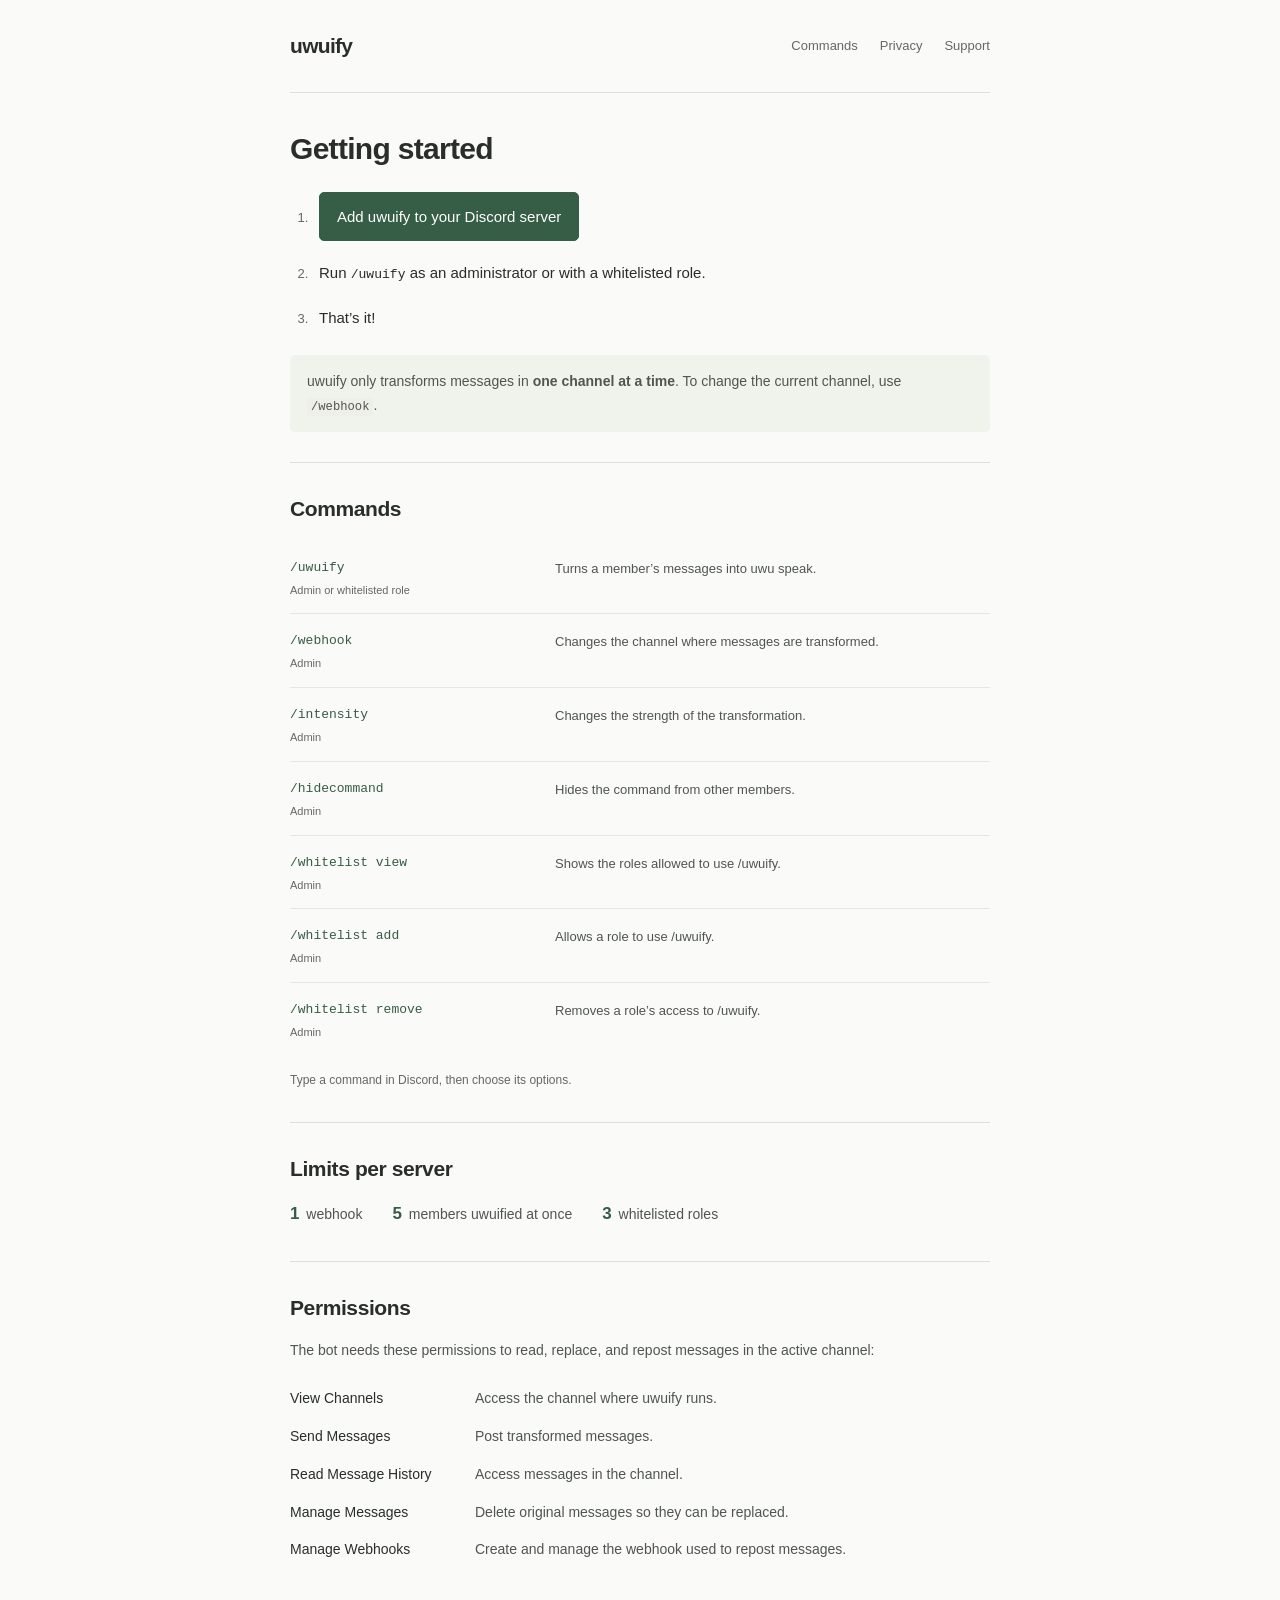
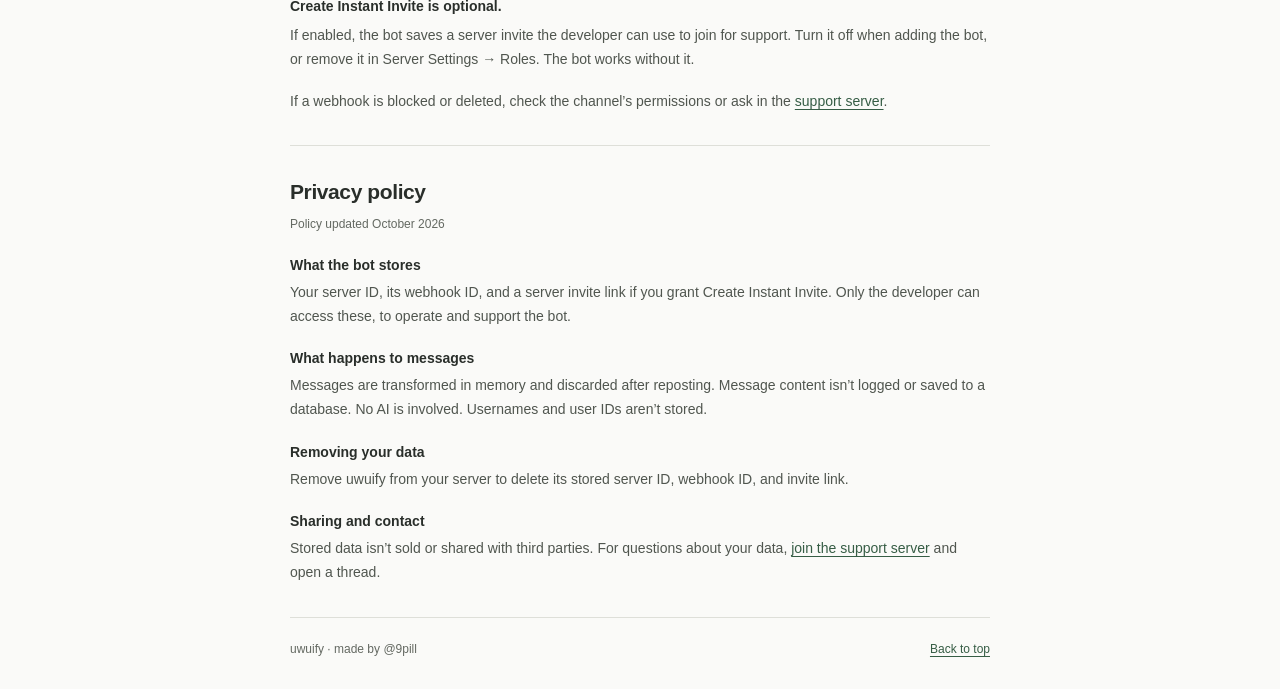
<file: index.html>
<!DOCTYPE html>
<html lang="en">
<head>
  <meta charset="UTF-8">
  <meta name="viewport" content="width=device-width, initial-scale=1">
  <title>uwuify — Discord bot</title>
  <meta name="description" content="A Discord bot that turns a member’s messages into uwu speak. Setup, commands, limits, permissions, and privacy explained here.">
  <link rel="canonical" href="https://uwuify.uk/">
  <meta property="og:type" content="website">
  <meta property="og:title" content="uwuify — Discord bot">
  <meta property="og:description" content="Turn a member’s messages into uwu speak. Add the bot and get started.">
  <meta property="og:url" content="https://uwuify.uk/">
  <meta name="theme-color" content="#fafaf8">
  <link rel="icon" type="image/svg+xml" href="assets/mark.svg">
  <link rel="stylesheet" href="style.css">
</head>
<body>
  <a class="skip-link" href="#main">Skip to content</a>
  <div class="page">
    <header>
      <a class="brand" href="#" aria-label="uwuify home">uwuify</a>
      <nav aria-label="Main navigation"><a href="#commands">Commands</a><a href="#privacy">Privacy</a><a href="https://discord.gg/HZthcDvdMz" target="_blank" rel="noopener noreferrer">Support</a></nav>
    </header>
    <main id="main">
      <section class="getting-started" id="how-it-works" aria-labelledby="setup-title">
        <h1 id="setup-title">Getting started</h1>
        <ol class="steps">
          <li><a class="button" href="https://discord.com/oauth2/authorize?client_id=1429492700440166573" target="_blank" rel="noopener noreferrer">Add uwuify to your Discord server</a></li>
          <li>Run <code>/uwuify</code> as an administrator or with a whitelisted role.</li>
          <li>That’s it!</li>
        </ol>
        <p class="channel-note">uwuify only transforms messages in <strong>one channel at a time</strong>. To change the current channel, use <code>/webhook</code>.</p>
      </section>
      <section class="section" id="commands" aria-labelledby="commands-title">
        <h2 id="commands-title">Commands</h2>
        <div class="command-list">
          <article class="command"><div><code>/uwuify</code><span class="access">Admin or whitelisted role</span></div><p>Turns a member’s messages into uwu speak.</p></article>
          <article class="command"><div><code>/webhook</code><span class="access">Admin</span></div><p>Changes the channel where messages are transformed.</p></article>
          <article class="command"><div><code>/intensity</code><span class="access">Admin</span></div><p>Changes the strength of the transformation.</p></article>
          <article class="command"><div><code>/hidecommand</code><span class="access">Admin</span></div><p>Hides the command from other members.</p></article>
          <article class="command"><div><code>/whitelist view</code><span class="access">Admin</span></div><p>Shows the roles allowed to use /uwuify.</p></article>
          <article class="command"><div><code>/whitelist add</code><span class="access">Admin</span></div><p>Allows a role to use /uwuify.</p></article>
          <article class="command"><div><code>/whitelist remove</code><span class="access">Admin</span></div><p>Removes a role’s access to /uwuify.</p></article>
        </div>
        <p class="fine-print">Type a command in Discord, then choose its options.</p>
      </section>
      <section class="section" id="limits" aria-labelledby="limits-title">
        <h2 id="limits-title">Limits per server</h2>
        <ul class="limits"><li><strong>1</strong> webhook</li><li><strong>5</strong> members uwuified at once</li><li><strong>3</strong> whitelisted roles</li></ul>
      </section>
      <section class="section split" id="permissions" aria-labelledby="permissions-title">
        <div class="section-label"><h2 id="permissions-title">Permissions</h2></div>
        <div class="permission-content"><p>The bot needs these permissions to read, replace, and repost messages in the active channel:</p><dl class="permission-list">
          <div><dt>View Channels</dt><dd>Access the channel where uwuify runs.</dd></div>
          <div><dt>Send Messages</dt><dd>Post transformed messages.</dd></div>
          <div><dt>Read Message History</dt><dd>Access messages in the channel.</dd></div>
          <div><dt>Manage Messages</dt><dd>Delete original messages so they can be replaced.</dd></div>
          <div><dt>Manage Webhooks</dt><dd>Create and manage the webhook used to repost messages.</dd></div>
        </dl><aside class="note"><strong>Create Instant Invite is optional.</strong><p>If enabled, the bot saves a server invite the developer can use to join for support. Turn it off when adding the bot, or remove it in Server Settings → Roles. The bot works without it.</p></aside><p class="fine-print">If a webhook is blocked or deleted, check the channel’s permissions or ask in the <a href="https://discord.gg/HZthcDvdMz" target="_blank" rel="noopener noreferrer">support server</a>.</p></div>
      </section>
      <section class="section split" id="privacy" aria-labelledby="privacy-title">
        <div class="section-label"><h2 id="privacy-title">Privacy policy</h2><p class="fine-print">Policy updated October 2026</p></div>
        <div class="privacy-content"><article><h3>What the bot stores</h3><p>Your server ID, its webhook ID, and a server invite link if you grant Create Instant Invite. Only the developer can access these, to operate and support the bot.</p></article><article><h3>What happens to messages</h3><p>Messages are transformed in memory and discarded after reposting. Message content isn’t logged or saved to a database. No AI is involved. Usernames and user IDs aren’t stored.</p></article><article><h3>Removing your data</h3><p>Remove uwuify from your server to delete its stored server ID, webhook ID, and invite link.</p></article><article><h3>Sharing and contact</h3><p>Stored data isn’t sold or shared with third parties. For questions about your data, <a href="https://discord.gg/HZthcDvdMz" target="_blank" rel="noopener noreferrer">join the support server</a> and open a thread.</p></article></div>
      </section>

    </main>
    <footer><span>uwuify · made by @9pill</span><a href="#main">Back to top</a></footer>
  </div>
</body>
</html>
</file>
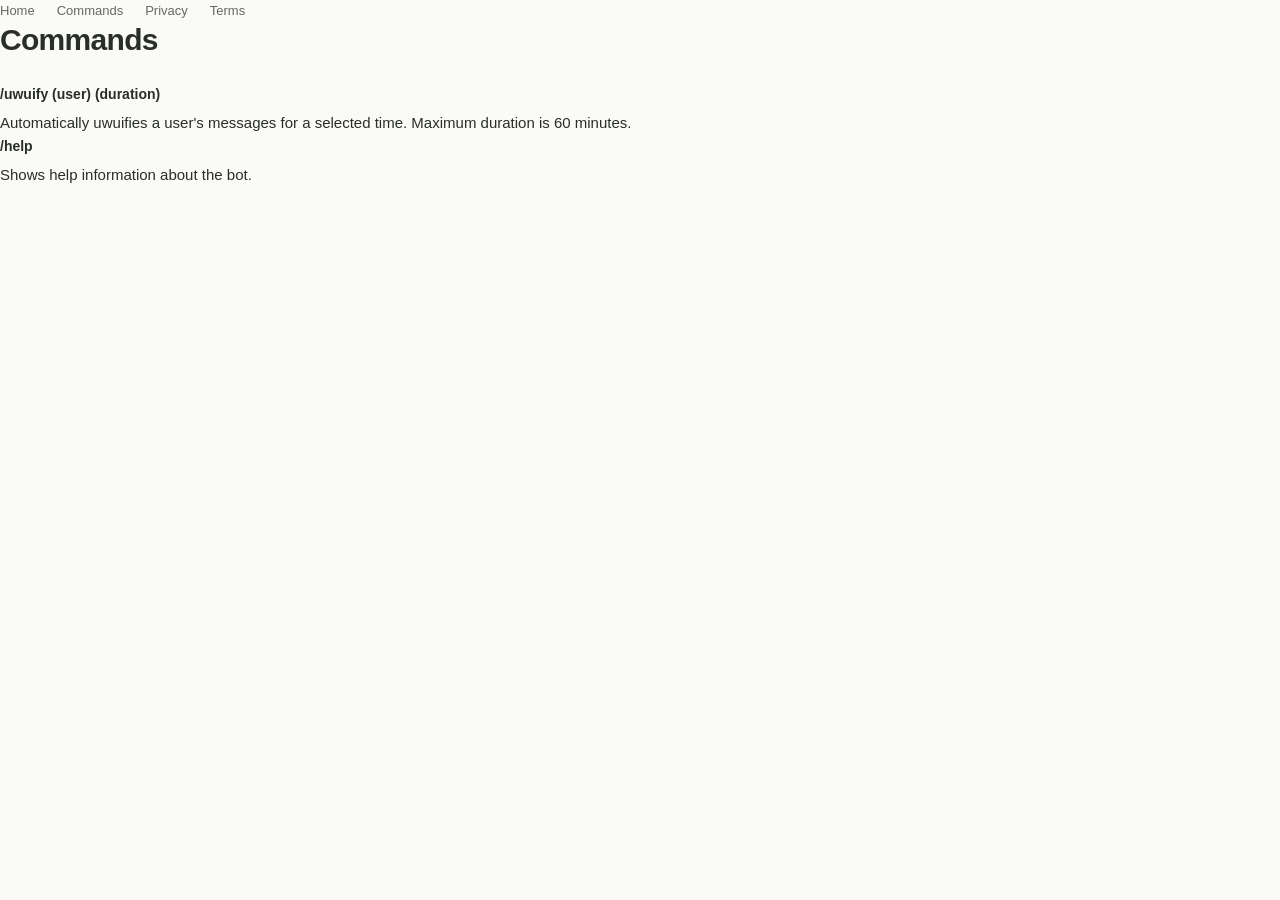
<file: commands.html>
<!DOCTYPE html>
<html lang="en">
<head>
    <meta charset="UTF-8">
    <meta name="viewport" content="width=device-width, initial-scale=1.0">
    <title>Commands - uwuify</title>
    <link rel="stylesheet" href="style.css">
</head>
<body>

<nav>
    <a href="index.html">Home</a>
    <a href="commands.html">Commands</a>
    <a href="privacy.html">Privacy</a>
    <a href="terms.html">Terms</a>
</nav>

<div class="content">
    <h1>Commands</h1>

    <h3>/uwuify (user) (duration)</h3>
    <p>Automatically uwuifies a user's messages for a selected time. Maximum duration is 60 minutes.</p>

    <h3>/help</h3>
    <p>Shows help information about the bot.</p>
</div>

</body>
</html>
</file>
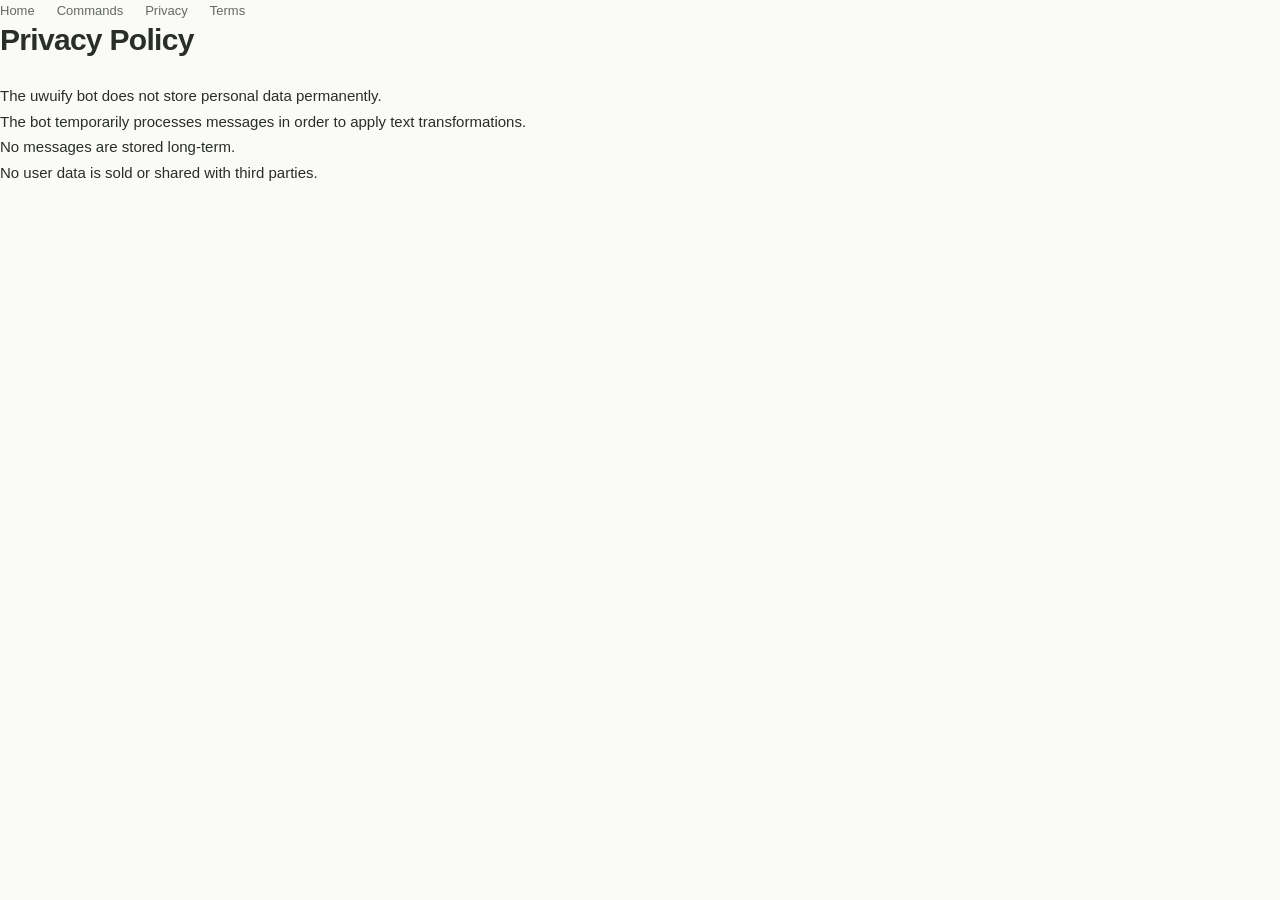
<file: privacy.html>
<!DOCTYPE html>
<html lang="en">
<head>
    <meta charset="UTF-8">
    <meta name="viewport" content="width=device-width, initial-scale=1.0">
    <title>Privacy Policy - uwuify</title>
    <link rel="stylesheet" href="style.css">
</head>
<body>

<nav>
    <a href="index.html">Home</a>
    <a href="commands.html">Commands</a>
    <a href="privacy.html">Privacy</a>
    <a href="terms.html">Terms</a>
</nav>

<div class="content">
    <h1>Privacy Policy</h1>
    <p>The uwuify bot does not store personal data permanently.</p>
    <p>The bot temporarily processes messages in order to apply text transformations.</p>
    <p>No messages are stored long-term.</p>
    <p>No user data is sold or shared with third parties.</p>
</div>

</body>
</html>
</file>
<file: style.css>
:root {
  color-scheme: light;
  --background: #fafaf8;
  --text: #292e2a;
  --muted: #646962;
  --line: #dedfd9;
  --green: #365d45;
}

* { box-sizing: border-box; }
html { scroll-padding-top: 24px; }
body {
  margin: 0;
  background: var(--background);
  color: var(--text);
  font-family: -apple-system, BlinkMacSystemFont, "Segoe UI", sans-serif;
  font-size: 15px;
  line-height: 1.7;
  -webkit-font-smoothing: antialiased;
}
a { color: var(--green); text-underline-offset: 3px; }
a:hover { text-decoration-thickness: 2px; }
a:focus-visible {
  outline: 2px solid var(--green);
  outline-offset: 4px;
}
p, h1, h2, h3 { margin: 0; }
.page { width: min(100% - 48px, 700px); margin: 0 auto; }
header {
  padding: 28px 0;
  display: flex;
  align-items: center;
  justify-content: space-between;
  gap: 24px;
  border-bottom: 1px solid var(--line);
}
.brand { font-size: 21px; font-weight: 700; color: var(--text); text-decoration: none; letter-spacing: -.7px; }
nav { display: flex; gap: 22px; font-size: 13px; }
nav a { color: var(--muted); text-decoration: none; }
nav a:hover { color: var(--green); text-decoration: underline; }
h1 { font-size: 30px; letter-spacing: -.7px; line-height: 1.2; font-weight: 650; margin-bottom: 25px; }
.getting-started { padding: 38px 0 30px; }
.button { display: inline-block; border: 1px solid var(--green); background: var(--green); color: #fff; border-radius: 5px; padding: 11px 17px; font-weight: 500; text-decoration: none; }
.button:hover { background: #294a35; text-decoration: none; }
.channel-note { padding: 15px 17px; margin-top: 24px; background: #f0f2ec; border-radius: 5px; color: #50564f; font-size: 14px; }
.channel-note strong { font-weight: 600; }
.section { padding: 32px 0; border-top: 1px solid var(--line); }
h2 { font-size: 21px; line-height: 1.3; font-weight: 600; letter-spacing: -.4px; margin-bottom: 18px; }
h3 { font-size: 14px; font-weight: 600; margin-bottom: 3px; }
.steps { padding-left: 22px; margin: 0; }
.steps li { padding-left: 7px; margin-bottom: 19px; }
.steps li:last-child { margin-bottom: 0; }
.steps li::marker { color: var(--muted); font-size: 13px; }
.permission-content p, .privacy-content p { color: #50564f; font-size: 14px; }
code { font-family: ui-monospace, SFMono-Regular, Consolas, monospace; font-size: .87em; }
p code { background: #eeefe9; padding: 2px 4px; border-radius: 2px; }
.command { display: grid; grid-template-columns: 245px 1fr; gap: 20px; padding: 14px 0; border-bottom: 1px solid #e6e7e1; }
.command:last-child { border-bottom: 0; }
.command > div { display: flex; align-items: flex-start; flex-direction: column; }
.command > div > code { font-size: 13px; color: var(--green); line-height: 26px; }
.access { font-size: 11px; color: var(--muted); }
.command p { font-size: 13px; padding-top: 3px; color: #50564f; }
.fine-print { font-size: 12px; color: var(--muted); margin-top: 14px; }
.limits { display: flex; flex-wrap: wrap; gap: 12px 30px; list-style: none; padding: 0; margin: 0; font-size: 14px; color: #50564f; }
.limits strong { color: var(--green); font-size: 17px; margin-right: 3px; }
.permission-list { margin: 17px 0 24px; font-size: 14px; }
.permission-list > div { display: grid; grid-template-columns: 170px 1fr; gap: 15px; padding: 7px 0; }
.permission-list dt { font-weight: 500; }
.permission-list dd { margin: 0; color: #50564f; }
.note { margin: 18px 0; }
.note strong { font-size: 14px; font-weight: 600; }
.note p { margin-top: 5px; }
.section-label .fine-print { margin-top: -10px; margin-bottom: 20px; }
.privacy-content article + article { margin-top: 19px; }
footer { padding: 21px 0 30px; border-top: 1px solid var(--line); display: flex; justify-content: space-between; gap: 16px; font-size: 12px; color: var(--muted); }
.skip-link { position: fixed; top: -100px; left: 12px; padding: 8px 12px; background: #fff; z-index: 1; }
.skip-link:focus { top: 12px; }
@media (max-width: 540px) {
  .page { width: calc(100% - 40px); }
  header { padding: 22px 0; }
  nav { gap: 16px; font-size: 12px; }
  .getting-started { padding-top: 30px; }
  .steps { padding-left: 19px; }
  .button { padding: 10px 12px; font-size: 14px; }
  .permission-list > div { grid-template-columns: 1fr; gap: 0; padding: 8px 0; }
  .limits { flex-direction: column; gap: 7px; }
  .command { grid-template-columns: 1fr; gap: 5px; }
  .command > div { flex-direction: row; align-items: center; flex-wrap: wrap; gap: 5px 15px; }
  .command p { padding: 0; }
}
</file>
